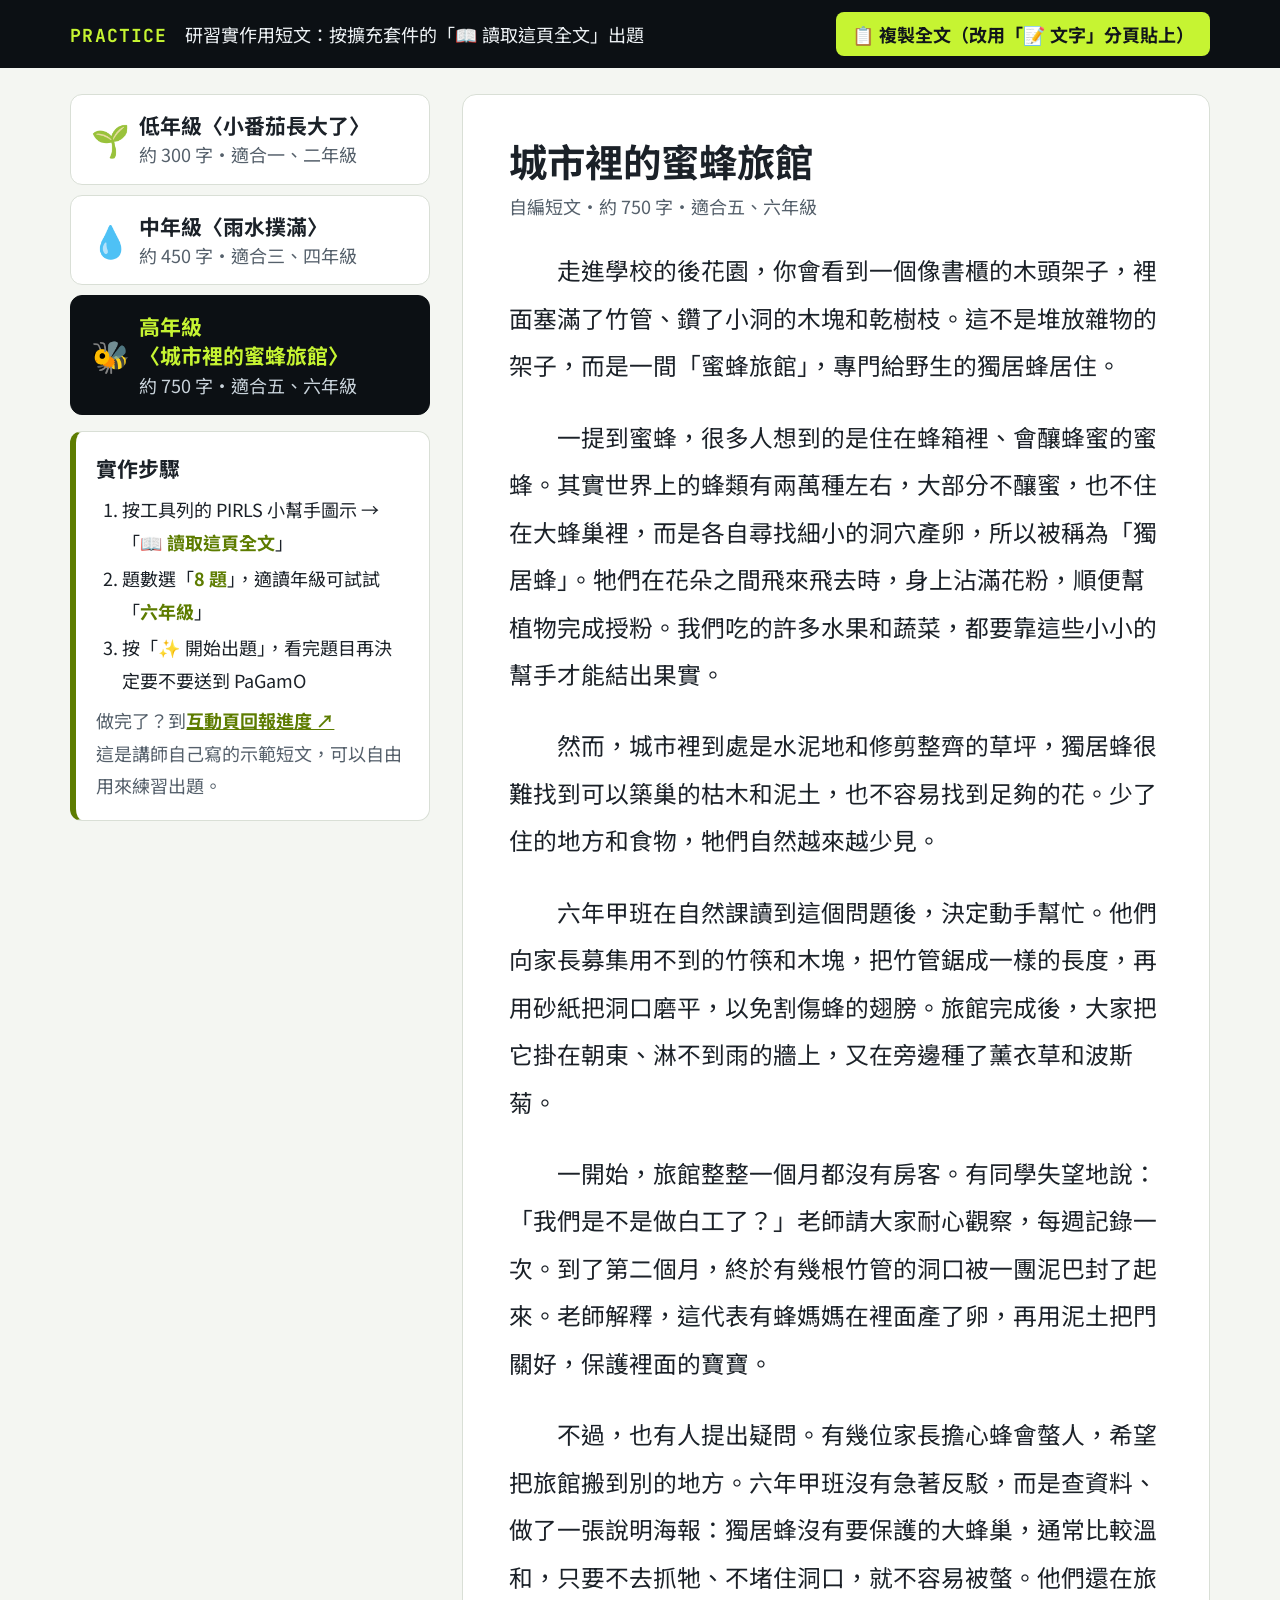
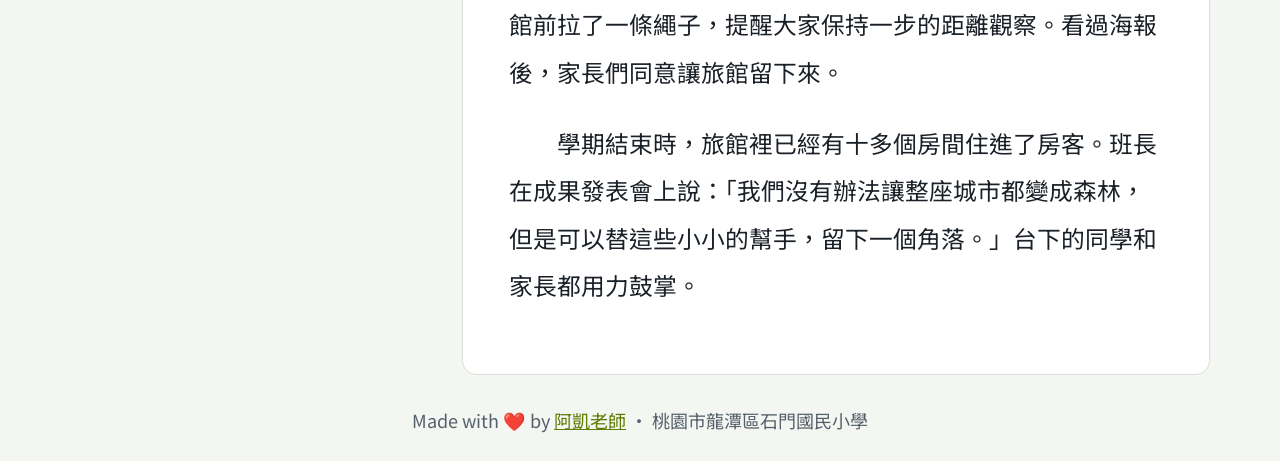
<file: practice-high.html>
<!DOCTYPE html>
<html lang="zh-TW">
<head>
  <meta charset="UTF-8" />
  <meta name="viewport" content="width=device-width, initial-scale=1.0" />
  <title>城市裡的蜜蜂旅館｜研習實作用自編短文（高年級）</title>
  <meta name="description" content="12/2 新北市教師研習實作用的自編短文〈城市裡的蜜蜂旅館〉，約 750 字、適合五、六年級，用來練習 PIRLS 閱讀題組小幫手出題。" />
  <meta name="theme-color" content="#0c1014" />
  <link rel="icon" href="favicon.svg?v=__BUILD_VERSION__" type="image/svg+xml" />
  <link rel="preconnect" href="https://fonts.googleapis.com" />
  <link rel="preconnect" href="https://fonts.gstatic.com" crossorigin />
  <link href="https://fonts.googleapis.com/css2?family=Noto+Sans+TC:wght@400;700;900&family=JetBrains+Mono:wght@700&display=swap" rel="stylesheet" />
  <style>
    :root { --bg: #f4f6f2; --ink: #1b2128; --muted: #55606b; --line: #d9dfd6; --lime: #5d7c00; --dark: #0c1014; --neon: #c6f432;
      --maxw: min(1360px, 94vw); --fs-sm: .95rem; --fs-md: 1.1rem; --fs-lg: 1.35rem; }
    html { font-size: 16px; }
    @media (min-width: 768px) { html { font-size: 17px; } }
    @media (min-width: 1200px) { html { font-size: 19px; } }
    * { box-sizing: border-box; }
    body { margin: 0; background: var(--bg); color: var(--ink); font-family: 'Noto Sans TC', 'Microsoft JhengHei', sans-serif; font-size: 1rem; }
    .wrap { max-width: var(--maxw); margin: 0 auto; padding: 0 clamp(14px, 2.5vw, 32px); }
    .bar { background: var(--dark); color: #eef2f5; }
    .bar .wrap { padding-top: 12px; padding-bottom: 12px; display: flex; flex-wrap: wrap; gap: 10px 16px; align-items: center; justify-content: space-between; font-size: var(--fs-sm); }
    .bar b { color: var(--neon); font-family: 'JetBrains Mono', monospace; letter-spacing: .06em; }
    .bar button { font: inherit; font-weight: 700; border: none; border-radius: 8px; padding: 9px 16px; background: var(--neon); color: #11151b; cursor: pointer; }

    /* 手機：年級 → 文章 → 步驟；電腦：左欄年級＋步驟、右欄文章 */
    .layout { display: grid; gap: 16px; padding-top: 18px; padding-bottom: 28px; grid-template-areas: "grades" "art" "steps"; }
    .grades { grid-area: grades; display: grid; grid-template-columns: repeat(3, 1fr); gap: 8px; }
    .grades a { display: block; text-decoration: none; color: var(--ink); background: #fff; border: 1px solid var(--line); border-radius: 10px; padding: 9px 12px; font-weight: 700; font-size: var(--fs-sm); line-height: 1.4; }
    .grades a i { font-style: normal; }
    .grades a small { display: block; font-weight: 400; color: var(--muted); font-size: .875rem; margin-top: 2px; }
    @media (max-width: 999px) { .grades a { text-align: center; } .grades a .t, .grades a .g { display: none; } .grades a i { margin-right: 4px; } }
    .grades a:hover { border-color: var(--lime); }
    .grades a.on { background: var(--dark); border-color: var(--dark); color: var(--neon); }
    .grades a.on small { color: #c9d3db; }
    main { grid-area: art; min-width: 0; }
    article { background: #fff; border: 1px solid var(--line); border-radius: 14px; padding: clamp(22px, 3.2vw, 52px) clamp(18px, 3.6vw, 60px); }
    h1 { font-size: clamp(1.75rem, 3vw, 2.6rem); margin: 0 0 6px; line-height: 1.3; }
    article p.by { color: var(--muted); font-size: var(--fs-sm); margin: 0 0 clamp(16px, 2vw, 28px); text-indent: 0; line-height: 1.6; }
    article p { font-size: 1.25rem; line-height: 2; margin: 0 0 1em; text-indent: 2em; }
    .steps { grid-area: steps; background: #fff; border: 1px solid var(--line); border-left: 6px solid var(--lime); border-radius: 12px; padding: 16px 18px; font-size: var(--fs-sm); color: var(--muted); line-height: 1.8; }
    .steps h2 { font-size: var(--fs-md); color: var(--ink); margin: 0 0 6px; }
    .steps ol { margin: 0 0 8px; padding-left: 1.4em; color: var(--ink); }
    .steps li { margin: 4px 0; }
    .steps b { color: var(--lime); }
    .steps a { color: var(--lime); font-weight: 700; }
    footer { text-align: center; font-size: var(--fs-sm); color: var(--muted); padding: 4px 16px 28px; }
    footer a { color: var(--lime); }

    @media (min-width: 1000px) {
      .layout { grid-template-columns: minmax(300px, 360px) minmax(0, 1fr); grid-template-rows: auto 1fr; grid-template-areas: "grades art" "steps art"; column-gap: clamp(20px, 2.5vw, 40px); row-gap: 16px; align-items: start; padding-top: 26px; }
      .grades { grid-template-columns: 1fr; gap: 10px; }
      .grades a { padding: 16px 18px; font-size: var(--fs-md); border-radius: 12px; display: grid; grid-template-columns: 2em 1fr; column-gap: 8px; align-items: center; }
      .grades a i { grid-row: span 2; font-size: 1.5em; text-align: center; }
      .grades a small { font-size: var(--fs-sm); }
      .steps { padding: 18px 20px; }
    }
    @media (max-width: 600px) { article p { font-size: 1.15rem; } }
  </style>
</head>
<body>
  <div class="bar"><div class="wrap">
    <span><b>PRACTICE</b>　研習實作用短文：按擴充套件的「📖 讀取這頁全文」出題</span>
    <button type="button" id="copy">📋 複製全文（改用「📝 文字」分頁貼上）</button>
  </div></div>
  <div class="wrap layout">
    <nav class="grades" aria-label="選擇年級">
      <a href="practice-low.html"><i>🌱</i><span>低年級<span class="t">〈小番茄長大了〉</span></span><small>約 300 字<span class="g">・適合一、二年級</span></small></a>
      <a href="practice.html"><i>💧</i><span>中年級<span class="t">〈雨水撲滿〉</span></span><small>約 450 字<span class="g">・適合三、四年級</span></small></a>
      <a href="practice-high.html" class="on" aria-current="page"><i>🐝</i><span>高年級<span class="t">〈城市裡的蜜蜂旅館〉</span></span><small>約 750 字<span class="g">・適合五、六年級</span></small></a>
    </nav>
    <main>
      <article id="story">
        <h1>城市裡的蜜蜂旅館</h1>
        <p class="by">自編短文・約 750 字・適合五、六年級</p>
        <p>走進學校的後花園，你會看到一個像書櫃的木頭架子，裡面塞滿了竹管、鑽了小洞的木塊和乾樹枝。這不是堆放雜物的架子，而是一間「蜜蜂旅館」，專門給野生的獨居蜂居住。</p>
        <p>一提到蜜蜂，很多人想到的是住在蜂箱裡、會釀蜂蜜的蜜蜂。其實世界上的蜂類有兩萬種左右，大部分不釀蜜，也不住在大蜂巢裡，而是各自尋找細小的洞穴產卵，所以被稱為「獨居蜂」。牠們在花朵之間飛來飛去時，身上沾滿花粉，順便幫植物完成授粉。我們吃的許多水果和蔬菜，都要靠這些小小的幫手才能結出果實。</p>
        <p>然而，城市裡到處是水泥地和修剪整齊的草坪，獨居蜂很難找到可以築巢的枯木和泥土，也不容易找到足夠的花。少了住的地方和食物，牠們自然越來越少見。</p>
        <p>六年甲班在自然課讀到這個問題後，決定動手幫忙。他們向家長募集用不到的竹筷和木塊，把竹管鋸成一樣的長度，再用砂紙把洞口磨平，以免割傷蜂的翅膀。旅館完成後，大家把它掛在朝東、淋不到雨的牆上，又在旁邊種了薰衣草和波斯菊。</p>
        <p>一開始，旅館整整一個月都沒有房客。有同學失望地說：「我們是不是做白工了？」老師請大家耐心觀察，每週記錄一次。到了第二個月，終於有幾根竹管的洞口被一團泥巴封了起來。老師解釋，這代表有蜂媽媽在裡面產了卵，再用泥土把門關好，保護裡面的寶寶。</p>
        <p>不過，也有人提出疑問。有幾位家長擔心蜂會螫人，希望把旅館搬到別的地方。六年甲班沒有急著反駁，而是查資料、做了一張說明海報：獨居蜂沒有要保護的大蜂巢，通常比較溫和，只要不去抓牠、不堵住洞口，就不容易被螫。他們還在旅館前拉了一條繩子，提醒大家保持一步的距離觀察。看過海報後，家長們同意讓旅館留下來。</p>
        <p>學期結束時，旅館裡已經有十多個房間住進了房客。班長在成果發表會上說：「我們沒有辦法讓整座城市都變成森林，但是可以替這些小小的幫手，留下一個角落。」台下的同學和家長都用力鼓掌。</p>
      </article>
    </main>
    <aside class="steps">
      <h2>實作步驟</h2>
      <ol>
        <li>按工具列的 PIRLS 小幫手圖示 →「<b>📖 讀取這頁全文</b>」</li>
        <li>題數選「<b>8 題</b>」，適讀年級可試試「<b>六年級</b>」</li>
        <li>按「✨ 開始出題」，看完題目再決定要不要送到 PaGamO</li>
      </ol>
      做完了？到<a href="join.html#setup" target="_blank" rel="noopener">互動頁回報進度 ↗</a><br>
      這是講師自己寫的示範短文，可以自由用來練習出題。
    </aside>
  </div>
  <footer>
    Made with ❤️ by
    <a href="https://cagoooo.github.io/Akai/" target="_blank" rel="noopener noreferrer">阿凱老師</a>
    · 桃園市龍潭區石門國民小學
  </footer>
  <script>
    document.getElementById('copy').addEventListener('click', function () {
      var el = document.getElementById('story');
      var text = el.querySelector('h1').textContent + '\n\n' +
        Array.prototype.map.call(el.querySelectorAll('p:not(.by)'), function (p) { return p.textContent; }).join('\n');
      var btn = this;
      var done = function (ok) { btn.textContent = ok ? '✓ 已複製，到工作台「📝 文字」貼上' : '複製失敗，請手動選取'; };
      if (navigator.clipboard && window.isSecureContext) navigator.clipboard.writeText(text).then(function () { done(true); }, function () { done(false); });
      else done(false);
    });
  </script>
</body>
</html>
</file>
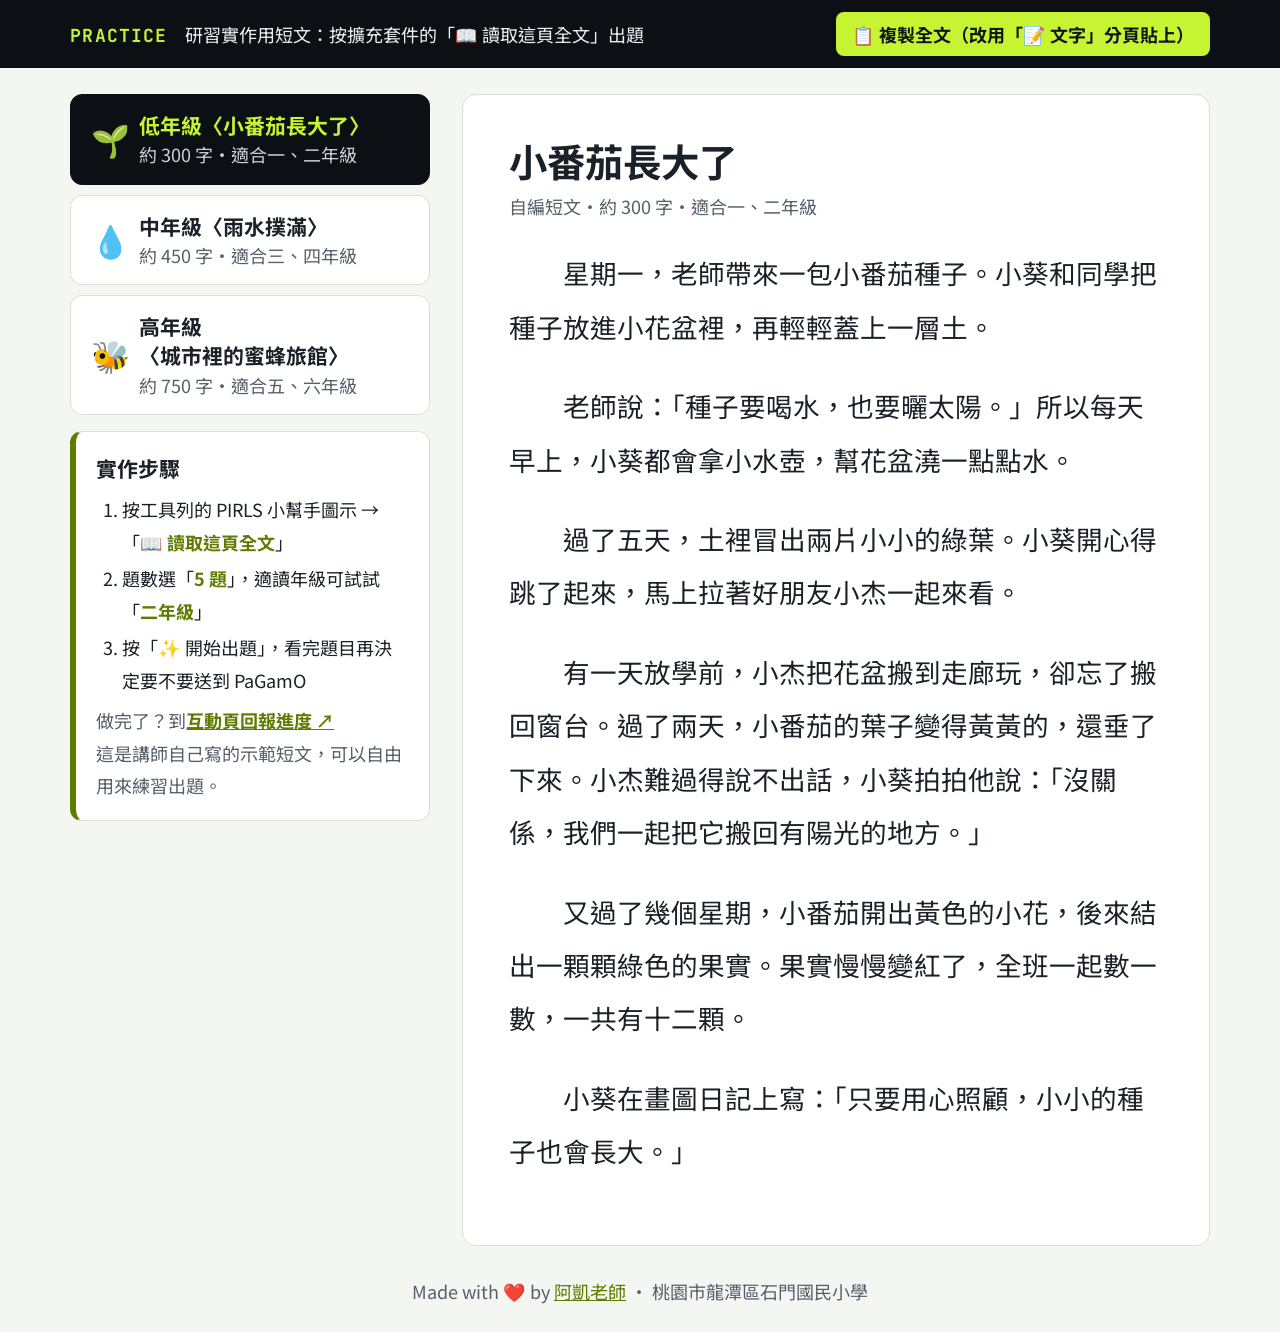
<file: practice-low.html>
<!DOCTYPE html>
<html lang="zh-TW">
<head>
  <meta charset="UTF-8" />
  <meta name="viewport" content="width=device-width, initial-scale=1.0" />
  <title>小番茄長大了｜研習實作用自編短文（低年級）</title>
  <meta name="description" content="12/2 新北市教師研習實作用的自編短文〈小番茄長大了〉，約 300 字、適合一、二年級，用來練習 PIRLS 閱讀題組小幫手出題。" />
  <meta name="theme-color" content="#0c1014" />
  <link rel="icon" href="favicon.svg?v=__BUILD_VERSION__" type="image/svg+xml" />
  <link rel="preconnect" href="https://fonts.googleapis.com" />
  <link rel="preconnect" href="https://fonts.gstatic.com" crossorigin />
  <link href="https://fonts.googleapis.com/css2?family=Noto+Sans+TC:wght@400;700;900&family=JetBrains+Mono:wght@700&display=swap" rel="stylesheet" />
  <style>
    :root { --bg: #f4f6f2; --ink: #1b2128; --muted: #55606b; --line: #d9dfd6; --lime: #5d7c00; --dark: #0c1014; --neon: #c6f432;
      --maxw: min(1360px, 94vw); --fs-sm: .95rem; --fs-md: 1.1rem; --fs-lg: 1.35rem; }
    html { font-size: 16px; }
    @media (min-width: 768px) { html { font-size: 17px; } }
    @media (min-width: 1200px) { html { font-size: 19px; } }
    * { box-sizing: border-box; }
    body { margin: 0; background: var(--bg); color: var(--ink); font-family: 'Noto Sans TC', 'Microsoft JhengHei', sans-serif; font-size: 1rem; }
    .wrap { max-width: var(--maxw); margin: 0 auto; padding: 0 clamp(14px, 2.5vw, 32px); }
    .bar { background: var(--dark); color: #eef2f5; }
    .bar .wrap { padding-top: 12px; padding-bottom: 12px; display: flex; flex-wrap: wrap; gap: 10px 16px; align-items: center; justify-content: space-between; font-size: var(--fs-sm); }
    .bar b { color: var(--neon); font-family: 'JetBrains Mono', monospace; letter-spacing: .06em; }
    .bar button { font: inherit; font-weight: 700; border: none; border-radius: 8px; padding: 9px 16px; background: var(--neon); color: #11151b; cursor: pointer; }

    /* 手機：年級 → 文章 → 步驟；電腦：左欄年級＋步驟、右欄文章 */
    .layout { display: grid; gap: 16px; padding-top: 18px; padding-bottom: 28px; grid-template-areas: "grades" "art" "steps"; }
    .grades { grid-area: grades; display: grid; grid-template-columns: repeat(3, 1fr); gap: 8px; }
    .grades a { display: block; text-decoration: none; color: var(--ink); background: #fff; border: 1px solid var(--line); border-radius: 10px; padding: 9px 12px; font-weight: 700; font-size: var(--fs-sm); line-height: 1.4; }
    .grades a i { font-style: normal; }
    .grades a small { display: block; font-weight: 400; color: var(--muted); font-size: .875rem; margin-top: 2px; }
    @media (max-width: 999px) { .grades a { text-align: center; } .grades a .t, .grades a .g { display: none; } .grades a i { margin-right: 4px; } }
    .grades a:hover { border-color: var(--lime); }
    .grades a.on { background: var(--dark); border-color: var(--dark); color: var(--neon); }
    .grades a.on small { color: #c9d3db; }
    main { grid-area: art; min-width: 0; }
    article { background: #fff; border: 1px solid var(--line); border-radius: 14px; padding: clamp(22px, 3.2vw, 52px) clamp(18px, 3.6vw, 60px); }
    h1 { font-size: clamp(1.75rem, 3vw, 2.6rem); margin: 0 0 6px; line-height: 1.3; }
    article p.by { color: var(--muted); font-size: var(--fs-sm); margin: 0 0 clamp(16px, 2vw, 28px); text-indent: 0; line-height: 1.6; }
    article p { font-size: 1.4rem; line-height: 2; margin: 0 0 1em; text-indent: 2em; }
    .steps { grid-area: steps; background: #fff; border: 1px solid var(--line); border-left: 6px solid var(--lime); border-radius: 12px; padding: 16px 18px; font-size: var(--fs-sm); color: var(--muted); line-height: 1.8; }
    .steps h2 { font-size: var(--fs-md); color: var(--ink); margin: 0 0 6px; }
    .steps ol { margin: 0 0 8px; padding-left: 1.4em; color: var(--ink); }
    .steps li { margin: 4px 0; }
    .steps b { color: var(--lime); }
    .steps a { color: var(--lime); font-weight: 700; }
    footer { text-align: center; font-size: var(--fs-sm); color: var(--muted); padding: 4px 16px 28px; }
    footer a { color: var(--lime); }

    @media (min-width: 1000px) {
      .layout { grid-template-columns: minmax(300px, 360px) minmax(0, 1fr); grid-template-rows: auto 1fr; grid-template-areas: "grades art" "steps art"; column-gap: clamp(20px, 2.5vw, 40px); row-gap: 16px; align-items: start; padding-top: 26px; }
      .grades { grid-template-columns: 1fr; gap: 10px; }
      .grades a { padding: 16px 18px; font-size: var(--fs-md); border-radius: 12px; display: grid; grid-template-columns: 2em 1fr; column-gap: 8px; align-items: center; }
      .grades a i { grid-row: span 2; font-size: 1.5em; text-align: center; }
      .grades a small { font-size: var(--fs-sm); }
      .steps { padding: 18px 20px; }
    }
    @media (max-width: 600px) { article p { font-size: 1.25rem; } }
  </style>
</head>
<body>
  <div class="bar"><div class="wrap">
    <span><b>PRACTICE</b>　研習實作用短文：按擴充套件的「📖 讀取這頁全文」出題</span>
    <button type="button" id="copy">📋 複製全文（改用「📝 文字」分頁貼上）</button>
  </div></div>
  <div class="wrap layout">
    <nav class="grades" aria-label="選擇年級">
      <a href="practice-low.html" class="on" aria-current="page"><i>🌱</i><span>低年級<span class="t">〈小番茄長大了〉</span></span><small>約 300 字<span class="g">・適合一、二年級</span></small></a>
      <a href="practice.html"><i>💧</i><span>中年級<span class="t">〈雨水撲滿〉</span></span><small>約 450 字<span class="g">・適合三、四年級</span></small></a>
      <a href="practice-high.html"><i>🐝</i><span>高年級<span class="t">〈城市裡的蜜蜂旅館〉</span></span><small>約 750 字<span class="g">・適合五、六年級</span></small></a>
    </nav>
    <main>
      <article id="story">
        <h1>小番茄長大了</h1>
        <p class="by">自編短文・約 300 字・適合一、二年級</p>
        <p>星期一，老師帶來一包小番茄種子。小葵和同學把種子放進小花盆裡，再輕輕蓋上一層土。</p>
        <p>老師說：「種子要喝水，也要曬太陽。」所以每天早上，小葵都會拿小水壺，幫花盆澆一點點水。</p>
        <p>過了五天，土裡冒出兩片小小的綠葉。小葵開心得跳了起來，馬上拉著好朋友小杰一起來看。</p>
        <p>有一天放學前，小杰把花盆搬到走廊玩，卻忘了搬回窗台。過了兩天，小番茄的葉子變得黃黃的，還垂了下來。小杰難過得說不出話，小葵拍拍他說：「沒關係，我們一起把它搬回有陽光的地方。」</p>
        <p>又過了幾個星期，小番茄開出黃色的小花，後來結出一顆顆綠色的果實。果實慢慢變紅了，全班一起數一數，一共有十二顆。</p>
        <p>小葵在畫圖日記上寫：「只要用心照顧，小小的種子也會長大。」</p>
      </article>
    </main>
    <aside class="steps">
      <h2>實作步驟</h2>
      <ol>
        <li>按工具列的 PIRLS 小幫手圖示 →「<b>📖 讀取這頁全文</b>」</li>
        <li>題數選「<b>5 題</b>」，適讀年級可試試「<b>二年級</b>」</li>
        <li>按「✨ 開始出題」，看完題目再決定要不要送到 PaGamO</li>
      </ol>
      做完了？到<a href="join.html#setup" target="_blank" rel="noopener">互動頁回報進度 ↗</a><br>
      這是講師自己寫的示範短文，可以自由用來練習出題。
    </aside>
  </div>
  <footer>
    Made with ❤️ by
    <a href="https://cagoooo.github.io/Akai/" target="_blank" rel="noopener noreferrer">阿凱老師</a>
    · 桃園市龍潭區石門國民小學
  </footer>
  <script>
    document.getElementById('copy').addEventListener('click', function () {
      var el = document.getElementById('story');
      var text = el.querySelector('h1').textContent + '\n\n' +
        Array.prototype.map.call(el.querySelectorAll('p:not(.by)'), function (p) { return p.textContent; }).join('\n');
      var btn = this;
      var done = function (ok) { btn.textContent = ok ? '✓ 已複製，到工作台「📝 文字」貼上' : '複製失敗，請手動選取'; };
      if (navigator.clipboard && window.isSecureContext) navigator.clipboard.writeText(text).then(function () { done(true); }, function () { done(false); });
      else done(false);
    });
  </script>
</body>
</html>
</file>
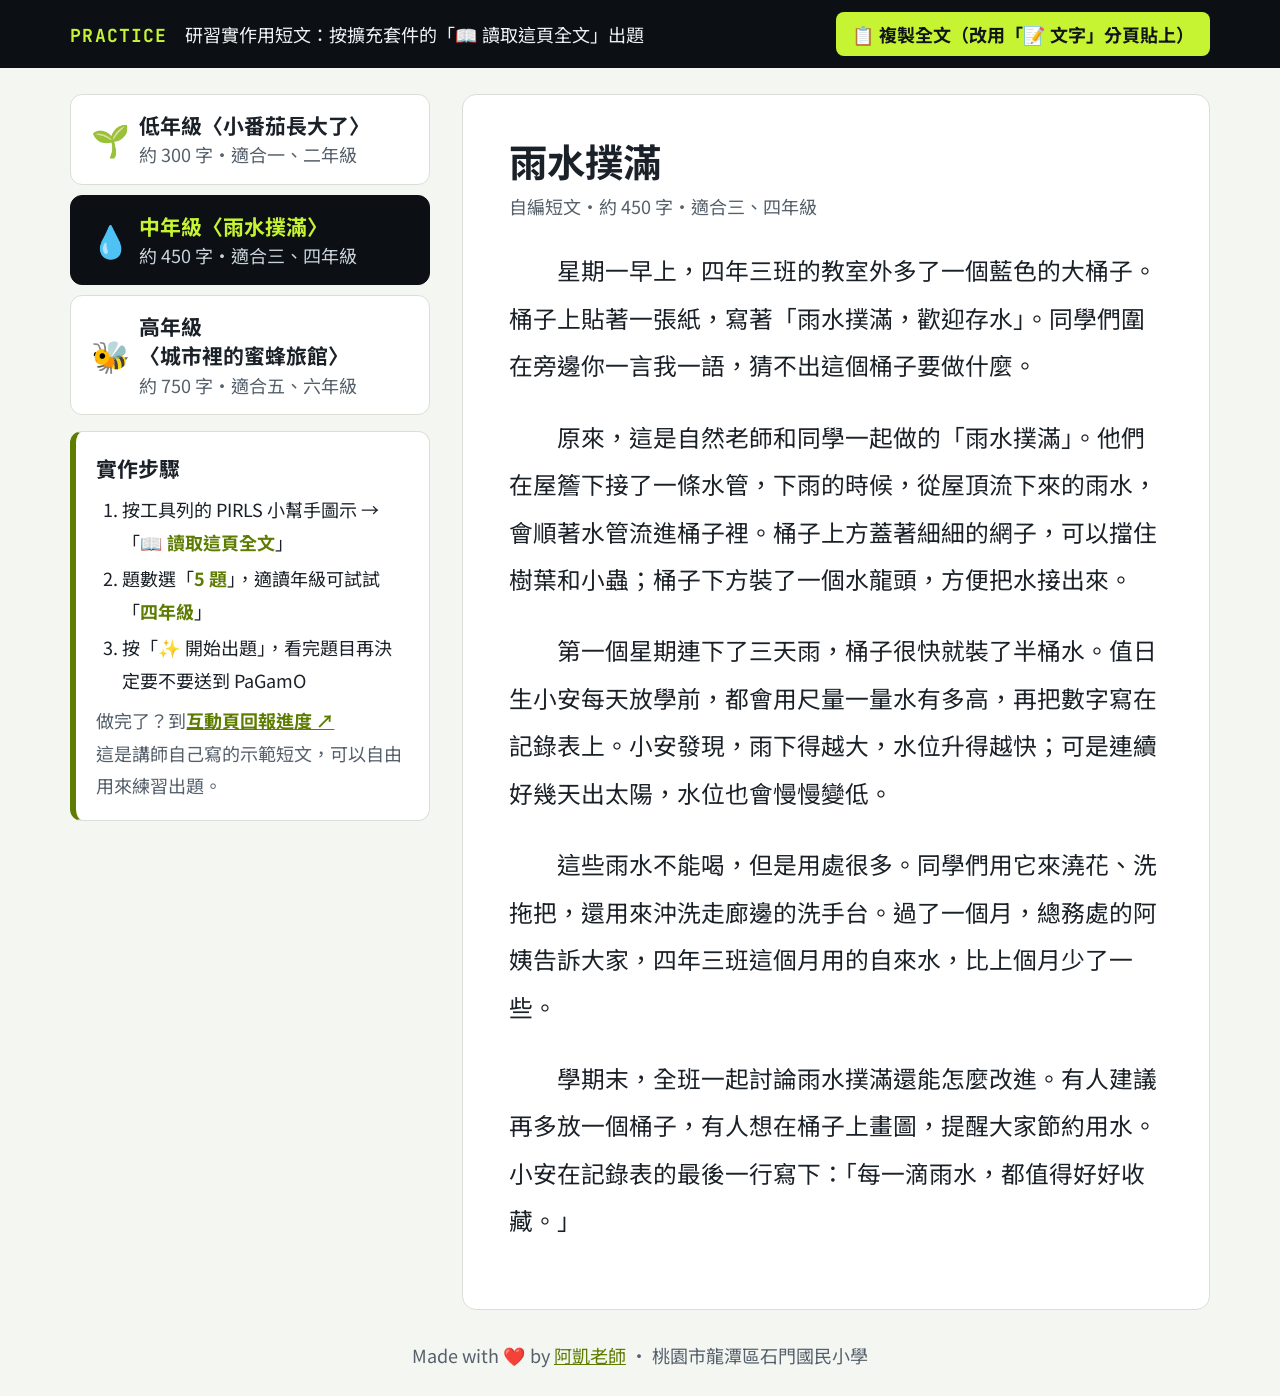
<file: practice.html>
<!DOCTYPE html>
<html lang="zh-TW">
<head>
  <meta charset="UTF-8" />
  <meta name="viewport" content="width=device-width, initial-scale=1.0" />
  <title>雨水撲滿｜研習實作用自編短文（中年級）</title>
  <meta name="description" content="12/2 新北市教師研習實作用的自編短文〈雨水撲滿〉，約 450 字、適合三、四年級，用來練習 PIRLS 閱讀題組小幫手出題。" />
  <meta name="theme-color" content="#0c1014" />
  <link rel="icon" href="favicon.svg?v=__BUILD_VERSION__" type="image/svg+xml" />
  <link rel="preconnect" href="https://fonts.googleapis.com" />
  <link rel="preconnect" href="https://fonts.gstatic.com" crossorigin />
  <link href="https://fonts.googleapis.com/css2?family=Noto+Sans+TC:wght@400;700;900&family=JetBrains+Mono:wght@700&display=swap" rel="stylesheet" />
  <style>
    :root { --bg: #f4f6f2; --ink: #1b2128; --muted: #55606b; --line: #d9dfd6; --lime: #5d7c00; --dark: #0c1014; --neon: #c6f432;
      --maxw: min(1360px, 94vw); --fs-sm: .95rem; --fs-md: 1.1rem; --fs-lg: 1.35rem; }
    html { font-size: 16px; }
    @media (min-width: 768px) { html { font-size: 17px; } }
    @media (min-width: 1200px) { html { font-size: 19px; } }
    * { box-sizing: border-box; }
    body { margin: 0; background: var(--bg); color: var(--ink); font-family: 'Noto Sans TC', 'Microsoft JhengHei', sans-serif; font-size: 1rem; }
    .wrap { max-width: var(--maxw); margin: 0 auto; padding: 0 clamp(14px, 2.5vw, 32px); }
    .bar { background: var(--dark); color: #eef2f5; }
    .bar .wrap { padding-top: 12px; padding-bottom: 12px; display: flex; flex-wrap: wrap; gap: 10px 16px; align-items: center; justify-content: space-between; font-size: var(--fs-sm); }
    .bar b { color: var(--neon); font-family: 'JetBrains Mono', monospace; letter-spacing: .06em; }
    .bar button { font: inherit; font-weight: 700; border: none; border-radius: 8px; padding: 9px 16px; background: var(--neon); color: #11151b; cursor: pointer; }

    /* 手機：年級 → 文章 → 步驟；電腦：左欄年級＋步驟、右欄文章 */
    .layout { display: grid; gap: 16px; padding-top: 18px; padding-bottom: 28px; grid-template-areas: "grades" "art" "steps"; }
    .grades { grid-area: grades; display: grid; grid-template-columns: repeat(3, 1fr); gap: 8px; }
    .grades a { display: block; text-decoration: none; color: var(--ink); background: #fff; border: 1px solid var(--line); border-radius: 10px; padding: 9px 12px; font-weight: 700; font-size: var(--fs-sm); line-height: 1.4; }
    .grades a i { font-style: normal; }
    .grades a small { display: block; font-weight: 400; color: var(--muted); font-size: .875rem; margin-top: 2px; }
    @media (max-width: 999px) { .grades a { text-align: center; } .grades a .t, .grades a .g { display: none; } .grades a i { margin-right: 4px; } }
    .grades a:hover { border-color: var(--lime); }
    .grades a.on { background: var(--dark); border-color: var(--dark); color: var(--neon); }
    .grades a.on small { color: #c9d3db; }
    main { grid-area: art; min-width: 0; }
    article { background: #fff; border: 1px solid var(--line); border-radius: 14px; padding: clamp(22px, 3.2vw, 52px) clamp(18px, 3.6vw, 60px); }
    h1 { font-size: clamp(1.75rem, 3vw, 2.6rem); margin: 0 0 6px; line-height: 1.3; }
    article p.by { color: var(--muted); font-size: var(--fs-sm); margin: 0 0 clamp(16px, 2vw, 28px); text-indent: 0; line-height: 1.6; }
    article p { font-size: 1.25rem; line-height: 2; margin: 0 0 1em; text-indent: 2em; }
    .steps { grid-area: steps; background: #fff; border: 1px solid var(--line); border-left: 6px solid var(--lime); border-radius: 12px; padding: 16px 18px; font-size: var(--fs-sm); color: var(--muted); line-height: 1.8; }
    .steps h2 { font-size: var(--fs-md); color: var(--ink); margin: 0 0 6px; }
    .steps ol { margin: 0 0 8px; padding-left: 1.4em; color: var(--ink); }
    .steps li { margin: 4px 0; }
    .steps b { color: var(--lime); }
    .steps a { color: var(--lime); font-weight: 700; }
    footer { text-align: center; font-size: var(--fs-sm); color: var(--muted); padding: 4px 16px 28px; }
    footer a { color: var(--lime); }

    @media (min-width: 1000px) {
      .layout { grid-template-columns: minmax(300px, 360px) minmax(0, 1fr); grid-template-rows: auto 1fr; grid-template-areas: "grades art" "steps art"; column-gap: clamp(20px, 2.5vw, 40px); row-gap: 16px; align-items: start; padding-top: 26px; }
      .grades { grid-template-columns: 1fr; gap: 10px; }
      .grades a { padding: 16px 18px; font-size: var(--fs-md); border-radius: 12px; display: grid; grid-template-columns: 2em 1fr; column-gap: 8px; align-items: center; }
      .grades a i { grid-row: span 2; font-size: 1.5em; text-align: center; }
      .grades a small { font-size: var(--fs-sm); }
      .steps { padding: 18px 20px; }
    }
    @media (max-width: 600px) { article p { font-size: 1.15rem; } }
  </style>
</head>
<body>
  <div class="bar"><div class="wrap">
    <span><b>PRACTICE</b>　研習實作用短文：按擴充套件的「📖 讀取這頁全文」出題</span>
    <button type="button" id="copy">📋 複製全文（改用「📝 文字」分頁貼上）</button>
  </div></div>
  <div class="wrap layout">
    <nav class="grades" aria-label="選擇年級">
      <a href="practice-low.html"><i>🌱</i><span>低年級<span class="t">〈小番茄長大了〉</span></span><small>約 300 字<span class="g">・適合一、二年級</span></small></a>
      <a href="practice.html" class="on" aria-current="page"><i>💧</i><span>中年級<span class="t">〈雨水撲滿〉</span></span><small>約 450 字<span class="g">・適合三、四年級</span></small></a>
      <a href="practice-high.html"><i>🐝</i><span>高年級<span class="t">〈城市裡的蜜蜂旅館〉</span></span><small>約 750 字<span class="g">・適合五、六年級</span></small></a>
    </nav>
    <main>
      <article id="story">
        <h1>雨水撲滿</h1>
        <p class="by">自編短文・約 450 字・適合三、四年級</p>
        <p>星期一早上，四年三班的教室外多了一個藍色的大桶子。桶子上貼著一張紙，寫著「雨水撲滿，歡迎存水」。同學們圍在旁邊你一言我一語，猜不出這個桶子要做什麼。</p>
        <p>原來，這是自然老師和同學一起做的「雨水撲滿」。他們在屋簷下接了一條水管，下雨的時候，從屋頂流下來的雨水，會順著水管流進桶子裡。桶子上方蓋著細細的網子，可以擋住樹葉和小蟲；桶子下方裝了一個水龍頭，方便把水接出來。</p>
        <p>第一個星期連下了三天雨，桶子很快就裝了半桶水。值日生小安每天放學前，都會用尺量一量水有多高，再把數字寫在記錄表上。小安發現，雨下得越大，水位升得越快；可是連續好幾天出太陽，水位也會慢慢變低。</p>
        <p>這些雨水不能喝，但是用處很多。同學們用它來澆花、洗拖把，還用來沖洗走廊邊的洗手台。過了一個月，總務處的阿姨告訴大家，四年三班這個月用的自來水，比上個月少了一些。</p>
        <p>學期末，全班一起討論雨水撲滿還能怎麼改進。有人建議再多放一個桶子，有人想在桶子上畫圖，提醒大家節約用水。小安在記錄表的最後一行寫下：「每一滴雨水，都值得好好收藏。」</p>
      </article>
    </main>
    <aside class="steps">
      <h2>實作步驟</h2>
      <ol>
        <li>按工具列的 PIRLS 小幫手圖示 →「<b>📖 讀取這頁全文</b>」</li>
        <li>題數選「<b>5 題</b>」，適讀年級可試試「<b>四年級</b>」</li>
        <li>按「✨ 開始出題」，看完題目再決定要不要送到 PaGamO</li>
      </ol>
      做完了？到<a href="join.html#setup" target="_blank" rel="noopener">互動頁回報進度 ↗</a><br>
      這是講師自己寫的示範短文，可以自由用來練習出題。
    </aside>
  </div>
  <footer>
    Made with ❤️ by
    <a href="https://cagoooo.github.io/Akai/" target="_blank" rel="noopener noreferrer">阿凱老師</a>
    · 桃園市龍潭區石門國民小學
  </footer>
  <script>
    document.getElementById('copy').addEventListener('click', function () {
      var el = document.getElementById('story');
      var text = el.querySelector('h1').textContent + '\n\n' +
        Array.prototype.map.call(el.querySelectorAll('p:not(.by)'), function (p) { return p.textContent; }).join('\n');
      var btn = this;
      var done = function (ok) { btn.textContent = ok ? '✓ 已複製，到工作台「📝 文字」貼上' : '複製失敗，請手動選取'; };
      if (navigator.clipboard && window.isSecureContext) navigator.clipboard.writeText(text).then(function () { done(true); }, function () { done(false); });
      else done(false);
    });
  </script>
</body>
</html>
</file>
